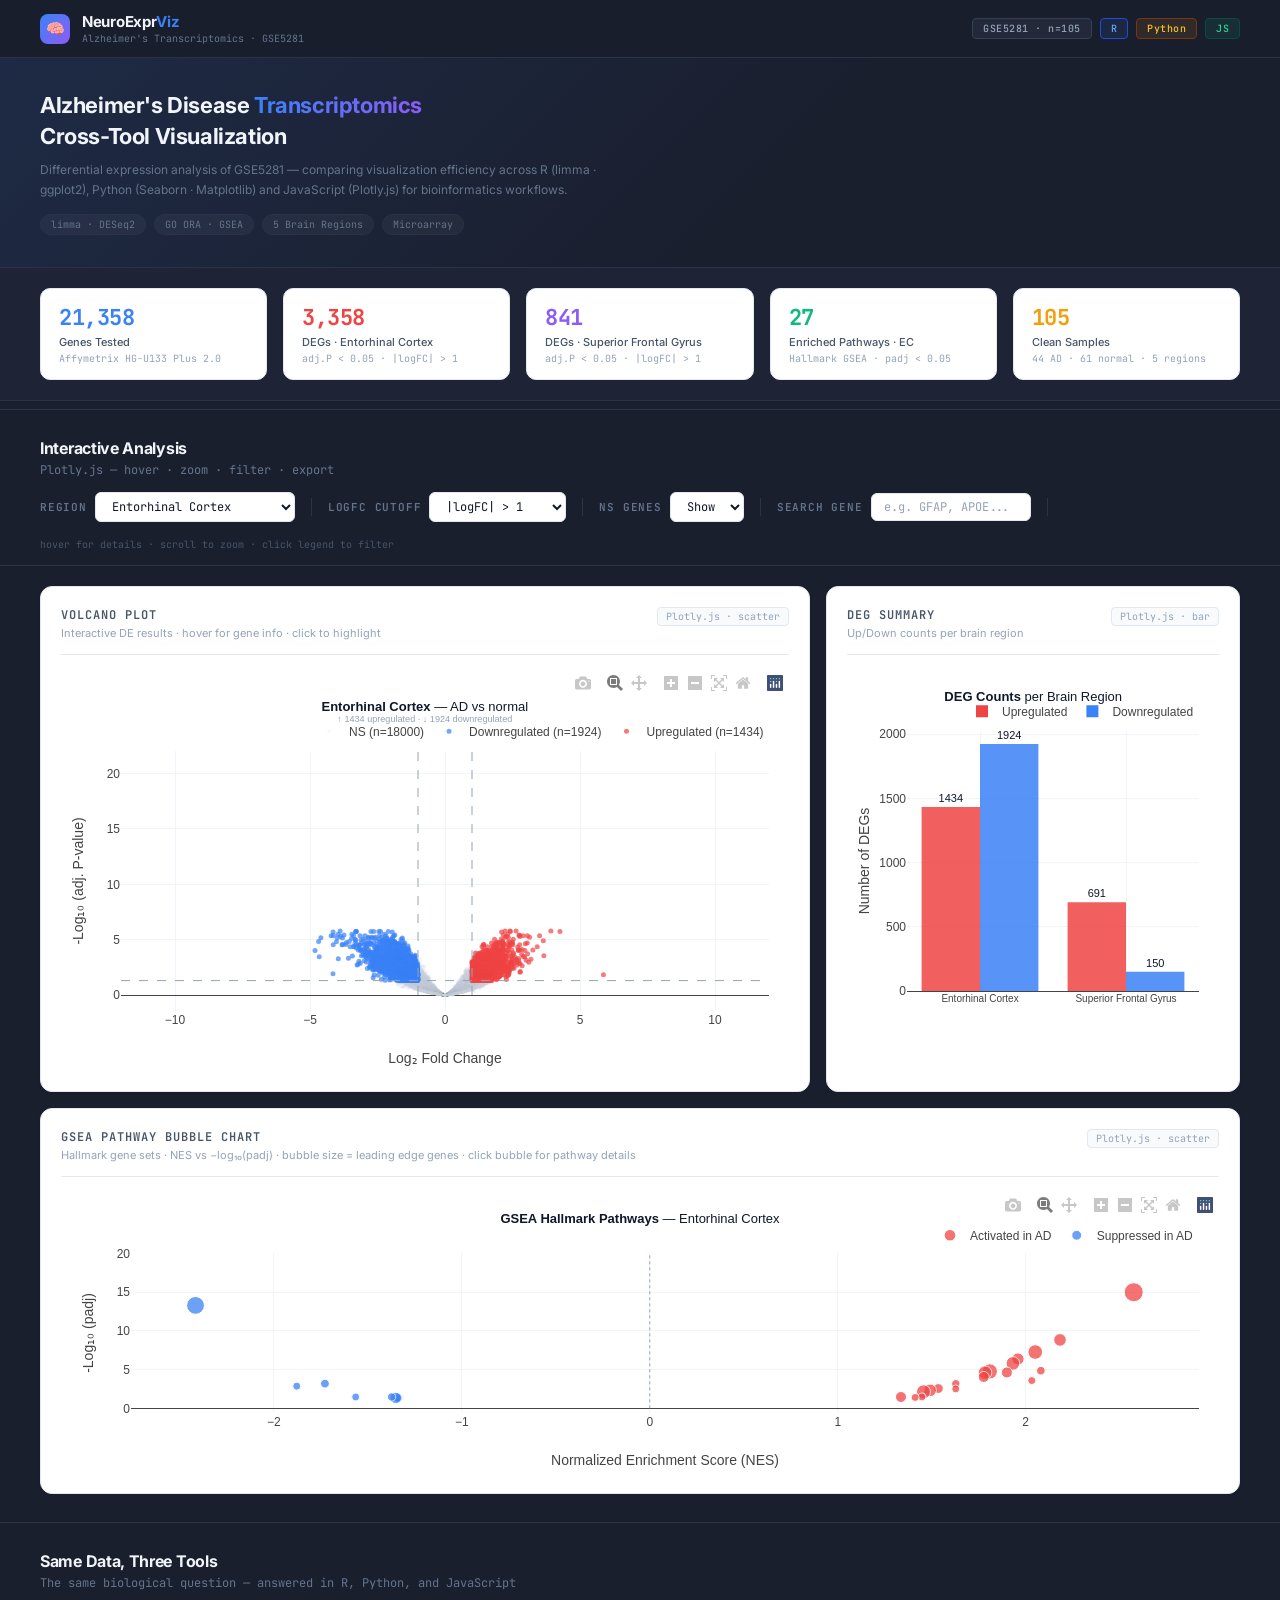
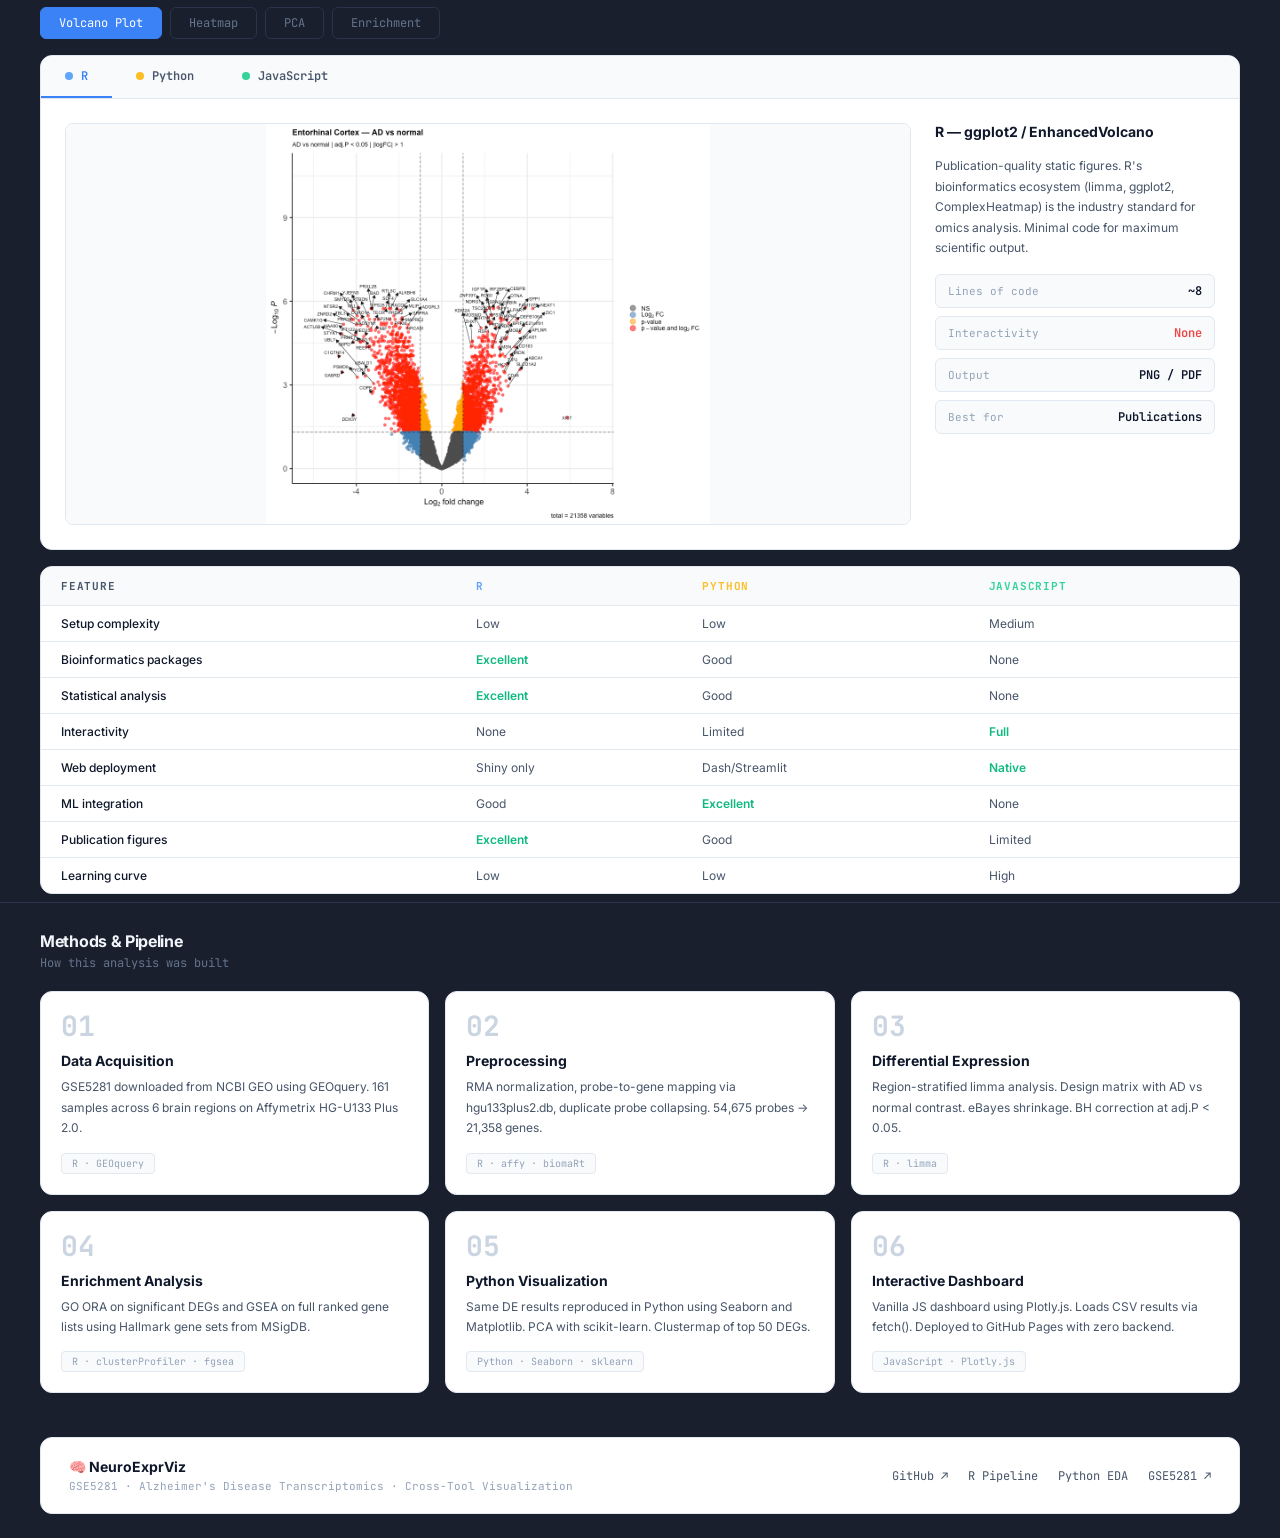
<file: index.html>
<!DOCTYPE html>
<html>
<head>
  <meta charset="UTF-8">
  <meta http-equiv="refresh" content="0; url=dashboard/index.html">
  <title>NeuroExprViz</title>
</head>
<body>
  <script>window.location.href = "dashboard/index.html";</script>
  <p>Redirecting to <a href="dashboard/index.html">dashboard</a>...</p>
</body>
</html>
</file>
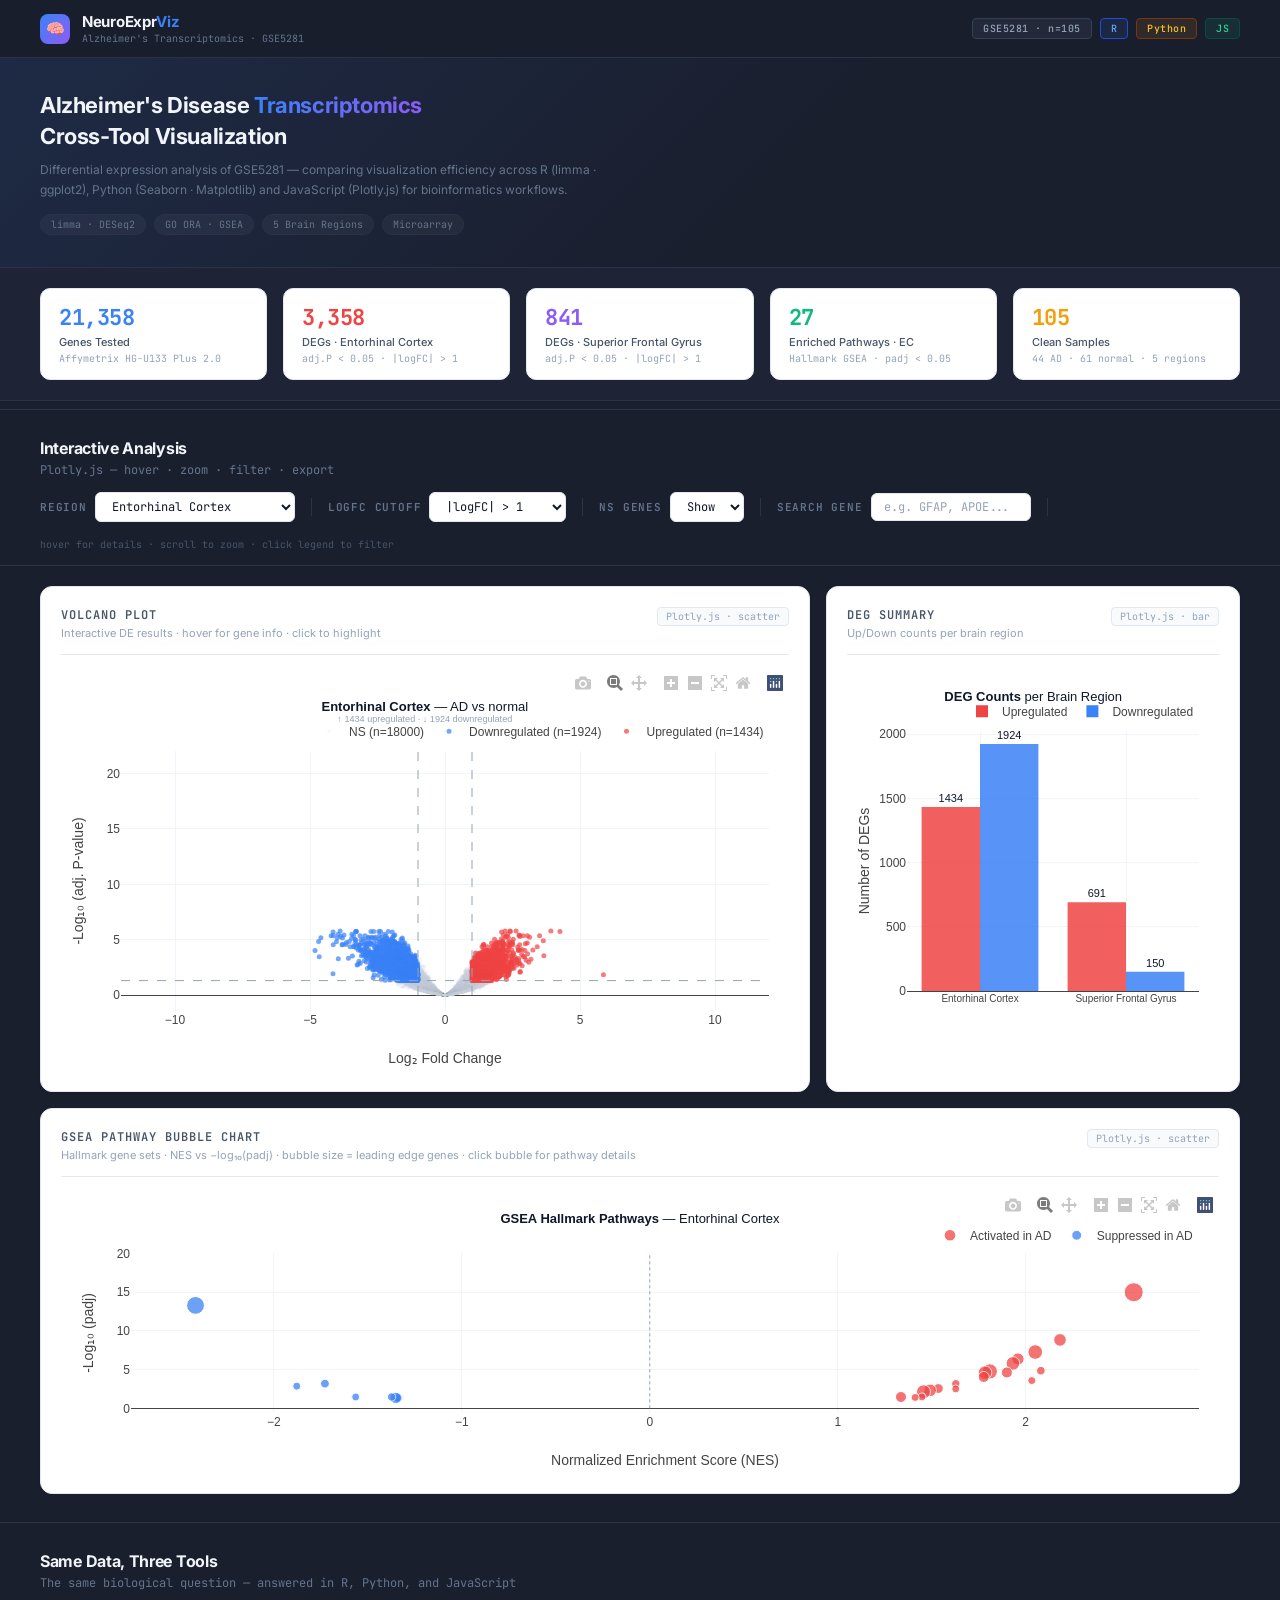
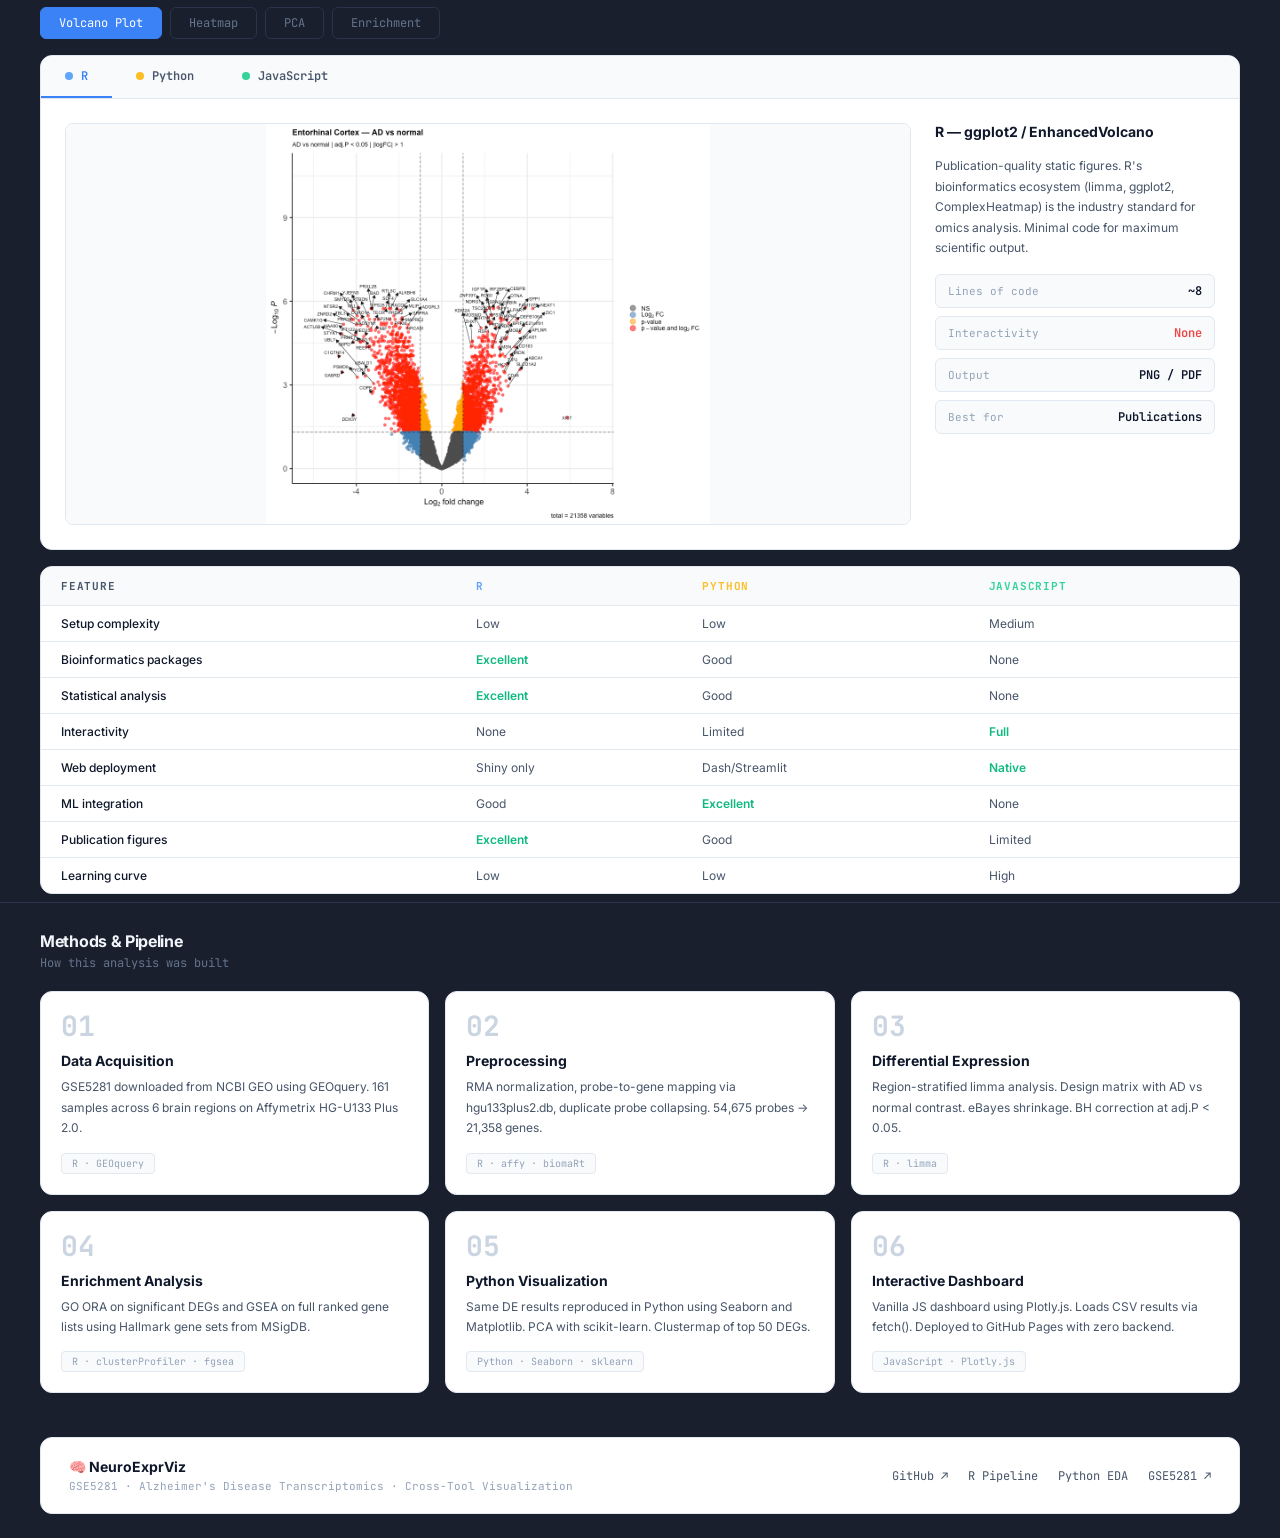
<file: dashboard/index.html>
<!DOCTYPE html>
<html lang="en">
<head>
  <meta charset="UTF-8" />
  <meta name="viewport" content="width=device-width, initial-scale=1.0" />
  <title>NeuroExprViz — Alzheimer's Transcriptomics</title>
  <link rel="stylesheet" href="style.css" />
  <script src="https://cdn.plot.ly/plotly-2.27.0.min.js"></script>
</head>
<body>

  <!-- ── HEADER ──────────────────────────────────── -->
  <header>
    <div class="logo">
      <div class="logo-icon">🧠</div>
      <div>
        <div class="logo-text">NeuroExpr<span>Viz</span></div>
        <div class="logo-sub">Alzheimer's Transcriptomics · GSE5281</div>
      </div>
    </div>
    <div class="header-right">
      <span class="tag tag-ds">GSE5281 · n=105</span>
      <span class="tag tag-r">R</span>
      <span class="tag tag-py">Python</span>
      <span class="tag tag-js">JS</span>
    </div>
  </header>

  <!-- ── HERO ────────────────────────────────────── -->
  <div class="hero">
    <div class="hero-left">
      <h2>Alzheimer's Disease <span>Transcriptomics</span><br>Cross-Tool Visualization</h2>
      <p>
        Differential expression analysis of GSE5281 — comparing visualization
        efficiency across R (limma · ggplot2), Python (Seaborn · Matplotlib)
        and JavaScript (Plotly.js) for bioinformatics workflows.
      </p>
      <div class="hero-tags">
        <span class="hero-tag">limma · DESeq2</span>
        <span class="hero-tag">GO ORA · GSEA</span>
        <span class="hero-tag">5 Brain Regions</span>
        <span class="hero-tag">Microarray</span>
      </div>
    </div>
  </div>

  <!-- ── STATS STRIP ──────────────────────────────── -->
  <div class="stats">
    <div class="stat">
      <div class="stat-val blue">21,358</div>
      <div class="stat-label">Genes Tested</div>
      <div class="stat-sub">Affymetrix HG-U133 Plus 2.0</div>
    </div>
    <div class="stat">
      <div class="stat-val red">3,358</div>
      <div class="stat-label">DEGs · Entorhinal Cortex</div>
      <div class="stat-sub">adj.P &lt; 0.05 · |logFC| &gt; 1</div>
    </div>
    <div class="stat">
      <div class="stat-val purple">841</div>
      <div class="stat-label">DEGs · Superior Frontal Gyrus</div>
      <div class="stat-sub">adj.P &lt; 0.05 · |logFC| &gt; 1</div>
    </div>
    <div class="stat">
      <div class="stat-val green">27</div>
      <div class="stat-label">Enriched Pathways · EC</div>
      <div class="stat-sub">Hallmark GSEA · padj &lt; 0.05</div>
    </div>
    <div class="stat">
      <div class="stat-val yellow">105</div>
      <div class="stat-label">Clean Samples</div>
      <div class="stat-sub">44 AD · 61 normal · 5 regions</div>
    </div>
  </div>

  <!-- ══════════════════════════════════════════════
       SECTION 1 — INTERACTIVE JS PLOTS
  ══════════════════════════════════════════════════ -->
  <div class="section-header">
    <div class="section-title">Interactive Analysis</div>
    <div class="section-desc">Plotly.js — hover · zoom · filter · export</div>
  </div>

  <!-- Controls -->
  <div class="controls">
    <div class="control-group">
      <span class="control-label">Region</span>
      <select id="region-select" onchange="updateDashboard()">
        <option value="EC" selected>Entorhinal Cortex</option>
        <option value="SFG">Superior Frontal Gyrus</option>
      </select>
    </div>
    <div class="divider"></div>
    <div class="control-group">
      <span class="control-label">logFC cutoff</span>
      <select id="fc-select" onchange="updateDashboard()">
        <option value="1">|logFC| &gt; 1</option>
        <option value="1.5">|logFC| &gt; 1.5</option>
        <option value="2">|logFC| &gt; 2</option>
      </select>
    </div>
    <div class="divider"></div>
    <div class="control-group">
      <span class="control-label">NS Genes</span>
      <select id="ns-select" onchange="updateDashboard()">
        <option value="show">Show</option>
        <option value="hide">Hide</option>
      </select>
    </div>
    <div class="divider"></div>
    <div class="control-group">
      <span class="control-label">Search Gene</span>
      <input id="gene-search" type="text" placeholder="e.g. GFAP, APOE..."
             onkeyup="searchGene()" />
    </div>
    <div class="divider"></div>
    <span class="control-info">hover for details · scroll to zoom · click legend to filter</span>
  </div>

  <!-- Interactive charts grid -->
  <div class="grid">
    <div class="card">
      <div class="card-header">
        <div>
          <div class="card-title">Volcano Plot</div>
          <div class="card-desc">Interactive DE results · hover for gene info · click to highlight</div>
        </div>
        <span class="card-tag">Plotly.js · scatter</span>
      </div>
      <div id="volcano-plot" class="chart-container"></div>
    </div>

    <div class="card">
      <div class="card-header">
        <div>
          <div class="card-title">DEG Summary</div>
          <div class="card-desc">Up/Down counts per brain region</div>
        </div>
        <span class="card-tag">Plotly.js · bar</span>
      </div>
      <div id="summary-plot" class="chart-container"></div>
    </div>

    <div class="card full">
      <div class="card-header">
        <div>
          <div class="card-title">GSEA Pathway Bubble Chart</div>
          <div class="card-desc">
            Hallmark gene sets · NES vs −log₁₀(padj) · bubble size = leading edge genes · click bubble for pathway details
          </div>
        </div>
        <span class="card-tag">Plotly.js · scatter</span>
      </div>
      <div id="gsea-plot" class="chart-container short"></div>
      <div id="pathway-panel" class="pathway-panel hidden">
        <div class="pathway-panel-header">
          <span id="pathway-name"></span>
          <button onclick="closePathwayPanel()">✕</button>
        </div>
        <div id="pathway-genes" class="pathway-genes"></div>
      </div>
    </div>
  </div>

  <!-- ══════════════════════════════════════════════
       SECTION 2 — TOOL COMPARISON
  ══════════════════════════════════════════════════ -->
  <div class="section-header">
    <div class="section-title">Same Data, Three Tools</div>
    <div class="section-desc">The same biological question — answered in R, Python, and JavaScript</div>
  </div>

  <div class="comparison-nav">
    <button class="comp-btn active" onclick="switchPlot('volcano')">Volcano Plot</button>
    <button class="comp-btn" onclick="switchPlot('heatmap')">Heatmap</button>
    <button class="comp-btn" onclick="switchPlot('pca')">PCA</button>
    <button class="comp-btn" onclick="switchPlot('enrichment')">Enrichment</button>
  </div>

  <div class="comparison-area">
    <div class="tool-tabs">
      <button class="tool-tab active" onclick="switchTool('r')">
        <span class="tool-dot r"></span> R
      </button>
      <button class="tool-tab" onclick="switchTool('python')">
        <span class="tool-dot py"></span> Python
      </button>
      <button class="tool-tab" onclick="switchTool('js')">
        <span class="tool-dot js"></span> JavaScript
      </button>
    </div>

    <!-- R tab -->
    <div id="tab-r" class="tool-content active">
      <div class="tool-split">
        <div class="tool-image-wrap">
          <img id="r-plot-img" src="../figures/r_output/11_volcano_EC.png" alt="R plot" />
        </div>
        <div class="tool-info">
          <div class="tool-info-title">R — ggplot2 / EnhancedVolcano</div>
          <div class="tool-info-desc">
            Publication-quality static figures. R's bioinformatics ecosystem
            (limma, ggplot2, ComplexHeatmap) is the industry standard for
            omics analysis. Minimal code for maximum scientific output.
          </div>
          <div class="tool-metrics">
            <div class="metric"><span class="metric-label">Lines of code</span><span class="metric-val">~8</span></div>
            <div class="metric"><span class="metric-label">Interactivity</span><span class="metric-val red-text">None</span></div>
            <div class="metric"><span class="metric-label">Output</span><span class="metric-val">PNG / PDF</span></div>
            <div class="metric"><span class="metric-label">Best for</span><span class="metric-val">Publications</span></div>
          </div>
        </div>
      </div>
    </div>

    <!-- Python tab -->
    <div id="tab-python" class="tool-content">
      <div class="tool-split">
        <div class="tool-image-wrap">
          <img id="py-plot-img" src="../figures/python_output/01_volcano_EC.png" alt="Python plot" />
        </div>
        <div class="tool-info">
          <div class="tool-info-title">Python — Matplotlib / Seaborn</div>
          <div class="tool-info-desc">
            More verbose than R for the same output but integrates seamlessly
            with ML pipelines (scikit-learn, pandas). Ideal when your
            analysis and visualization live in the same notebook.
          </div>
          <div class="tool-metrics">
            <div class="metric"><span class="metric-label">Lines of code</span><span class="metric-val">~35</span></div>
            <div class="metric"><span class="metric-label">Interactivity</span><span class="metric-val red-text">None</span></div>
            <div class="metric"><span class="metric-label">Output</span><span class="metric-val">PNG / SVG</span></div>
            <div class="metric"><span class="metric-label">Best for</span><span class="metric-val">ML Pipelines</span></div>
          </div>
        </div>
      </div>
    </div>

    <!-- JS tab -->
    <div id="tab-js" class="tool-content">
      <div class="tool-split">
        <div class="tool-image-wrap" id="js-plot-container">
          <div id="comparison-volcano" style="width:100%;height:400px;"></div>
        </div>
        <div class="tool-info">
          <div class="tool-info-title">JavaScript — Plotly.js</div>
          <div class="tool-info-desc">
            Full interactivity — hover, zoom, filter, export. The only tool
            that runs in a browser with no backend. Steeper learning curve
            but essential for sharing results with non-bioinformaticians
            and building web-based genomics tools.
          </div>
          <div class="tool-metrics">
            <div class="metric"><span class="metric-label">Lines of code</span><span class="metric-val">~80</span></div>
            <div class="metric"><span class="metric-label">Interactivity</span><span class="metric-val green-text">Full</span></div>
            <div class="metric"><span class="metric-label">Output</span><span class="metric-val">Web / PNG</span></div>
            <div class="metric"><span class="metric-label">Best for</span><span class="metric-val">Sharing / Web</span></div>
          </div>
        </div>
      </div>
    </div>
  </div>

  <!-- Comparison table -->
  <div class="comparison-table-wrap">
    <table class="comparison-table">
      <thead>
        <tr>
          <th>Feature</th>
          <th class="r-col">R</th>
          <th class="py-col">Python</th>
          <th class="js-col">JavaScript</th>
        </tr>
      </thead>
      <tbody>
        <tr><td>Setup complexity</td><td>Low</td><td>Low</td><td>Medium</td></tr>
        <tr><td>Bioinformatics packages</td><td class="best">Excellent</td><td>Good</td><td>None</td></tr>
        <tr><td>Statistical analysis</td><td class="best">Excellent</td><td>Good</td><td>None</td></tr>
        <tr><td>Interactivity</td><td>None</td><td>Limited</td><td class="best">Full</td></tr>
        <tr><td>Web deployment</td><td>Shiny only</td><td>Dash/Streamlit</td><td class="best">Native</td></tr>
        <tr><td>ML integration</td><td>Good</td><td class="best">Excellent</td><td>None</td></tr>
        <tr><td>Publication figures</td><td class="best">Excellent</td><td>Good</td><td>Limited</td></tr>
        <tr><td>Learning curve</td><td>Low</td><td>Low</td><td>High</td></tr>
      </tbody>
    </table>
  </div>

  <!-- ══════════════════════════════════════════════
       SECTION 3 — METHODS
  ══════════════════════════════════════════════════ -->
  <div class="section-header">
    <div class="section-title">Methods & Pipeline</div>
    <div class="section-desc">How this analysis was built</div>
  </div>

  <div class="methods-grid">
    <div class="method-card">
      <div class="method-step">01</div>
      <div class="method-title">Data Acquisition</div>
      <div class="method-desc">GSE5281 downloaded from NCBI GEO using GEOquery. 161 samples across 6 brain regions on Affymetrix HG-U133 Plus 2.0.</div>
      <div class="method-tag">R · GEOquery</div>
    </div>
    <div class="method-card">
      <div class="method-step">02</div>
      <div class="method-title">Preprocessing</div>
      <div class="method-desc">RMA normalization, probe-to-gene mapping via hgu133plus2.db, duplicate probe collapsing. 54,675 probes → 21,358 genes.</div>
      <div class="method-tag">R · affy · biomaRt</div>
    </div>
    <div class="method-card">
      <div class="method-step">03</div>
      <div class="method-title">Differential Expression</div>
      <div class="method-desc">Region-stratified limma analysis. Design matrix with AD vs normal contrast. eBayes shrinkage. BH correction at adj.P &lt; 0.05.</div>
      <div class="method-tag">R · limma</div>
    </div>
    <div class="method-card">
      <div class="method-step">04</div>
      <div class="method-title">Enrichment Analysis</div>
      <div class="method-desc">GO ORA on significant DEGs and GSEA on full ranked gene lists using Hallmark gene sets from MSigDB.</div>
      <div class="method-tag">R · clusterProfiler · fgsea</div>
    </div>
    <div class="method-card">
      <div class="method-step">05</div>
      <div class="method-title">Python Visualization</div>
      <div class="method-desc">Same DE results reproduced in Python using Seaborn and Matplotlib. PCA with scikit-learn. Clustermap of top 50 DEGs.</div>
      <div class="method-tag">Python · Seaborn · sklearn</div>
    </div>
    <div class="method-card">
      <div class="method-step">06</div>
      <div class="method-title">Interactive Dashboard</div>
      <div class="method-desc">Vanilla JS dashboard using Plotly.js. Loads CSV results via fetch(). Deployed to GitHub Pages with zero backend.</div>
      <div class="method-tag">JavaScript · Plotly.js</div>
    </div>
  </div>

  <!-- ── FOOTER ────────────────────────────────────── -->
  <footer>
    <div class="footer-left">
      <div class="footer-logo">🧠 NeuroExprViz</div>
      <div class="footer-sub">GSE5281 · Alzheimer's Disease Transcriptomics · Cross-Tool Visualization</div>
    </div>
    <div class="footer-links">
      <a href="https://github.com/mayankgandhi13/NeuroExprViz" target="_blank">GitHub ↗</a>
      <a href="https://github.com/mayankgandhi13/NeuroExprViz/tree/main/R">R Pipeline</a>
      <a href="https://github.com/mayankgandhi13/NeuroExprViz/tree/main/python">Python EDA</a>
      <a href="https://www.ncbi.nlm.nih.gov/geo/query/acc.cgi?acc=GSE5281" target="_blank">GSE5281 ↗</a>
    </div>
  </footer>

  <!-- Scripts -->
  <script src="volcano.js"></script>
  <script src="summary.js"></script>
  <script src="comparison.js"></script>

  <script>
    let currentPlot = 'volcano';
    let currentTool = 'r';

    function updateDashboard() {
      const region = document.getElementById('region-select').value;
      const fc     = parseFloat(document.getElementById('fc-select').value);
      const showNS = document.getElementById('ns-select').value === 'show';
      renderVolcano(region, fc, showNS);
      renderSummary();
      renderGSEA(region);
    }

    function searchGene() {
      const gene   = document.getElementById('gene-search').value.trim().toUpperCase();
      const region = document.getElementById('region-select').value;
      const fc     = parseFloat(document.getElementById('fc-select').value);
      const showNS = document.getElementById('ns-select').value === 'show';
      renderVolcano(region, fc, showNS, gene);
    }

    function closePathwayPanel() {
      document.getElementById('pathway-panel').classList.add('hidden');
    }

    function switchPlot(plot) {
      currentPlot = plot;
      document.querySelectorAll('.comp-btn').forEach(b => b.classList.remove('active'));
      event.target.classList.add('active');
      updateComparisonImages();
    }

    function switchTool(tool) {
      currentTool = tool;
      document.querySelectorAll('.tool-tab').forEach(t => t.classList.remove('active'));
      event.target.classList.add('active');
      document.querySelectorAll('.tool-content').forEach(c => c.classList.remove('active'));
      document.getElementById(`tab-${tool}`).classList.add('active');
      if (tool === 'js') renderComparisonPlot(currentPlot);
    }

    function updateComparisonImages() {
      const plotMap = {
        volcano:    { r: '11_volcano_EC.png',    py: '01_volcano_EC.png' },
        heatmap:    { r: '13_heatmap_top50.png', py: '07_clustermap.png' },
        pca:        { r: '14_pca_clean.png',     py: '06_pca.png' },
        enrichment: { r: '09_gsea_dot_EC.png',   py: '05_correlation_heatmap.png' }
      };
      const map = plotMap[currentPlot];
      document.getElementById('r-plot-img').src  = `../figures/r_output/${map.r}`;
      document.getElementById('py-plot-img').src = `../figures/python_output/${map.py}`;
      if (currentTool === 'js') renderComparisonPlot(currentPlot);
    }

    updateDashboard();
  </script>

</body>
</html>
</file>
<file: dashboard/style.css>
@import url('https://fonts.googleapis.com/css2?family=Inter:wght@300;400;500;600;700&family=JetBrains+Mono:wght@400;500&display=swap');

:root {
  --bg:            #1a1f2e;
  --bg-subtle:     #1e2436;
  --card:          #ffffff;
  --border:        #e2e8f0;
  --border-dark:   #2a3347;
  --accent:        #3b82f6;
  --up:            #ef4444;
  --down:          #3b82f6;
  --green:         #10b981;
  --yellow:        #f59e0b;
  --purple:        #8b5cf6;
  --text-primary:  #0f172a;
  --text-secondary:#475569;
  --text-dim:      #94a3b8;
  --mono:          'JetBrains Mono', monospace;
}

* { margin: 0; padding: 0; box-sizing: border-box; }

body {
  font-family: 'Inter', system-ui, sans-serif;
  background: var(--bg);
  color: var(--text-primary);
  min-height: 100vh;
}

/* ── HEADER ────────────────────────────────────── */
header {
  position: sticky;
  top: 0;
  z-index: 100;
  background: rgba(26,31,46,0.95);
  backdrop-filter: blur(12px);
  border-bottom: 1px solid var(--border-dark);
  padding: 0 40px;
  height: 58px;
  display: flex;
  align-items: center;
  justify-content: space-between;
}

.logo { display: flex; align-items: center; gap: 12px; }

.logo-icon {
  width: 30px; height: 30px;
  background: linear-gradient(135deg, #3b82f6, #8b5cf6);
  border-radius: 8px;
  display: flex; align-items: center; justify-content: center;
  font-size: 15px;
}

.logo-text { font-size: 15px; font-weight: 700; color: #f1f5f9; letter-spacing: -0.3px; }
.logo-text span { color: #3b82f6; }
.logo-sub { font-size: 10px; color: #64748b; font-family: var(--mono); margin-top: 1px; }

.header-right { display: flex; align-items: center; gap: 8px; }

.tag {
  font-family: var(--mono); font-size: 10px; font-weight: 500;
  padding: 3px 10px; border-radius: 4px; border: 1px solid; letter-spacing: 0.5px;
}
.tag-r  { color: #60a5fa; border-color: #1d4ed8; background: rgba(59,130,246,0.1); }
.tag-py { color: #fbbf24; border-color: #78350f; background: rgba(245,158,11,0.1); }
.tag-js { color: #34d399; border-color: #064e3b; background: rgba(16,185,129,0.1); }
.tag-ds { color: #94a3b8; border-color: #334155; background: rgba(148,163,184,0.08); }

/* ── HERO ──────────────────────────────────────── */
.hero {
  background: linear-gradient(135deg, #1e2a45 0%, #1a1f2e 60%);
  border-bottom: 1px solid var(--border-dark);
  padding: 32px 40px;
}

.hero h2 { font-size: 22px; font-weight: 700; color: #f1f5f9; letter-spacing: -0.4px; line-height: 1.4; }
.hero h2 span {
  background: linear-gradient(90deg, #3b82f6, #8b5cf6);
  -webkit-background-clip: text; -webkit-text-fill-color: transparent;
}
.hero p { font-size: 12px; color: #64748b; margin-top: 8px; max-width: 600px; line-height: 1.7; }

.hero-tags { display: flex; gap: 8px; margin-top: 14px; flex-wrap: wrap; }
.hero-tag {
  font-size: 10px; font-family: var(--mono);
  padding: 3px 10px; border-radius: 20px;
  border: 1px solid var(--border-dark); color: #64748b;
  background: rgba(255,255,255,0.04);
}

/* ── STATS ─────────────────────────────────────── */
.stats {
  display: flex; gap: 16px;
  padding: 20px 40px;
  background: var(--bg-subtle);
  border-bottom: 1px solid var(--border-dark);
}

.stat {
  background: var(--card); border: 1px solid var(--border);
  border-radius: 10px; padding: 14px 18px; flex: 1;
  transition: box-shadow 0.2s, transform 0.2s;
}
.stat:hover { box-shadow: 0 4px 20px rgba(0,0,0,0.15); transform: translateY(-1px); }

.stat-val { font-size: 22px; font-weight: 700; font-family: var(--mono); letter-spacing: -0.5px; }
.stat-val.blue   { color: var(--accent); }
.stat-val.red    { color: var(--up); }
.stat-val.green  { color: var(--green); }
.stat-val.purple { color: var(--purple); }
.stat-val.yellow { color: var(--yellow); }
.stat-label { font-size: 11px; color: var(--text-secondary); margin-top: 3px; font-weight: 500; }
.stat-sub   { font-size: 10px; color: var(--text-dim); font-family: var(--mono); margin-top: 3px; }

/* ── SECTION HEADERS ───────────────────────────── */
.section-header {
  padding: 28px 40px 0;
  border-top: 1px solid var(--border-dark);
  margin-top: 8px;
}
.section-title { font-size: 16px; font-weight: 700; color: #f1f5f9; letter-spacing: -0.3px; }
.section-desc  { font-size: 12px; color: #64748b; margin-top: 4px; font-family: var(--mono); }

/* ── CONTROLS ──────────────────────────────────── */
.controls {
  padding: 14px 40px;
  border-bottom: 1px solid var(--border-dark);
  display: flex; gap: 16px; align-items: center;
  background: var(--bg); flex-wrap: wrap;
}

.control-group { display: flex; align-items: center; gap: 8px; }

.control-label {
  font-size: 11px; color: #64748b; font-weight: 600;
  text-transform: uppercase; letter-spacing: 0.8px; font-family: var(--mono);
}

select, input[type="text"] {
  background: var(--card); border: 1px solid var(--border);
  color: var(--text-primary); padding: 5px 12px; border-radius: 6px;
  font-size: 12px; font-family: var(--mono); outline: none;
  transition: border-color 0.2s, box-shadow 0.2s;
}

select { cursor: pointer; }

select:hover, input[type="text"]:hover,
select:focus, input[type="text"]:focus {
  border-color: var(--accent);
  box-shadow: 0 0 0 3px rgba(59,130,246,0.1);
}

input[type="text"] { width: 160px; }
input[type="text"]::placeholder { color: var(--text-dim); }

.divider { width: 1px; height: 18px; background: var(--border-dark); }
.control-info { font-size: 10px; color: #475569; font-family: var(--mono); }

/* ── GRID ──────────────────────────────────────── */
.grid {
  display: grid; grid-template-columns: 1.3fr 0.7fr;
  gap: 16px; padding: 20px 40px;
  max-width: 1600px; margin: 0 auto;
}

/* ── CARDS ─────────────────────────────────────── */
.card {
  background: var(--card); border: 1px solid var(--border);
  border-radius: 12px; padding: 20px;
  box-shadow: 0 1px 3px rgba(0,0,0,0.08);
  transition: box-shadow 0.2s;
}
.card:hover { box-shadow: 0 4px 24px rgba(0,0,0,0.12); }
.card.full  { grid-column: 1 / -1; }

.card-header {
  display: flex; justify-content: space-between; align-items: flex-start;
  margin-bottom: 16px; padding-bottom: 14px; border-bottom: 1px solid var(--border);
}
.card-title { font-size: 12px; font-weight: 600; color: var(--text-secondary); text-transform: uppercase; letter-spacing: 1px; font-family: var(--mono); }
.card-desc  { font-size: 11px; color: var(--text-dim); margin-top: 3px; }
.card-tag   { font-size: 10px; font-family: var(--mono); padding: 2px 8px; border-radius: 4px; border: 1px solid var(--border); color: var(--text-dim); background: #f8fafc; white-space: nowrap; }

.chart-container { width: 100%; height: 400px; }
.chart-container.short { height: 280px; }

/* ── PATHWAY PANEL ─────────────────────────────── */
.pathway-panel {
  margin-top: 16px; padding: 16px;
  background: #f8fafc; border: 1px solid var(--border);
  border-radius: 8px;
}
.pathway-panel.hidden { display: none; }
.pathway-panel-header {
  display: flex; justify-content: space-between; align-items: center;
  margin-bottom: 10px; font-weight: 600; font-size: 13px;
}
.pathway-panel-header button {
  background: none; border: none; cursor: pointer;
  color: var(--text-secondary); font-size: 14px;
}
.pathway-genes {
  font-family: var(--mono); font-size: 11px;
  color: var(--text-secondary); line-height: 1.8;
  max-height: 120px; overflow-y: auto;
}

/* ── COMPARISON SECTION ────────────────────────── */
.comparison-nav {
  display: flex; gap: 8px;
  padding: 16px 40px 0;
}

.comp-btn {
  padding: 7px 18px; border-radius: 6px;
  border: 1px solid var(--border-dark);
  background: transparent; color: #64748b;
  font-size: 12px; font-family: var(--mono);
  cursor: pointer; transition: all 0.2s;
}
.comp-btn:hover  { border-color: var(--accent); color: var(--accent); }
.comp-btn.active { background: var(--accent); border-color: var(--accent); color: #fff; }

.comparison-area {
  margin: 16px 40px 0;
  background: var(--card); border: 1px solid var(--border);
  border-radius: 12px; overflow: hidden;
}

.tool-tabs {
  display: flex; border-bottom: 1px solid var(--border);
  background: #f8fafc;
}

.tool-tab {
  padding: 12px 24px; border: none;
  background: transparent; cursor: pointer;
  font-size: 12px; font-weight: 600; font-family: var(--mono);
  color: var(--text-secondary);
  border-bottom: 2px solid transparent;
  display: flex; align-items: center; gap: 8px;
  transition: all 0.2s;
}
.tool-tab:hover  { color: var(--text-primary); }
.tool-tab.active { color: var(--accent); border-bottom-color: var(--accent); }

.tool-dot {
  width: 8px; height: 8px; border-radius: 50%;
}
.tool-dot.r  { background: #60a5fa; }
.tool-dot.py { background: #fbbf24; }
.tool-dot.js { background: #34d399; }

.tool-content { display: none; padding: 24px; }
.tool-content.active { display: block; }

.tool-split { display: grid; grid-template-columns: 1fr 280px; gap: 24px; align-items: start; }

.tool-image-wrap {
  background: #f8fafc; border: 1px solid var(--border);
  border-radius: 8px; overflow: hidden;
  display: flex; align-items: center; justify-content: center;
  min-height: 400px;
}
.tool-image-wrap img { width: 100%; height: auto; display: block; }

.tool-info { display: flex; flex-direction: column; gap: 16px; }
.tool-info-title { font-size: 14px; font-weight: 700; color: var(--text-primary); }
.tool-info-desc  { font-size: 12px; color: var(--text-secondary); line-height: 1.7; }

.tool-metrics { display: flex; flex-direction: column; gap: 8px; }
.metric {
  display: flex; justify-content: space-between; align-items: center;
  padding: 8px 12px; background: #f8fafc;
  border: 1px solid var(--border); border-radius: 6px;
}
.metric-label { font-size: 11px; color: var(--text-dim); font-family: var(--mono); }
.metric-val   { font-size: 12px; font-weight: 600; color: var(--text-primary); font-family: var(--mono); }
.red-text   { color: var(--up) !important; }
.green-text { color: var(--green) !important; }

/* ── COMPARISON TABLE ──────────────────────────── */
.comparison-table-wrap {
  margin: 16px 40px 0;
  background: var(--card); border: 1px solid var(--border);
  border-radius: 12px; overflow: hidden;
}

.comparison-table {
  width: 100%; border-collapse: collapse;
  font-size: 12px;
}

.comparison-table thead {
  background: #f8fafc;
  border-bottom: 1px solid var(--border);
}

.comparison-table th {
  padding: 12px 20px; text-align: left;
  font-size: 11px; font-weight: 700;
  color: var(--text-secondary);
  font-family: var(--mono); text-transform: uppercase; letter-spacing: 0.8px;
}

.comparison-table th.r-col  { color: #60a5fa; }
.comparison-table th.py-col { color: #fbbf24; }
.comparison-table th.js-col { color: #34d399; }

.comparison-table td {
  padding: 10px 20px;
  border-bottom: 1px solid var(--border);
  color: var(--text-secondary);
}

.comparison-table tr:last-child td { border-bottom: none; }
.comparison-table tr:hover td { background: #f8fafc; }
.comparison-table td:first-child { font-weight: 500; color: var(--text-primary); }
.comparison-table td.best { color: var(--green); font-weight: 600; }

/* ── METHODS ───────────────────────────────────── */
.methods-grid {
  display: grid; grid-template-columns: repeat(3, 1fr);
  gap: 16px; padding: 20px 40px;
}

.method-card {
  background: var(--card); border: 1px solid var(--border);
  border-radius: 12px; padding: 20px;
  transition: box-shadow 0.2s, transform 0.2s;
}
.method-card:hover { box-shadow: 0 4px 20px rgba(0,0,0,0.1); transform: translateY(-2px); }

.method-step {
  font-size: 28px; font-weight: 700; font-family: var(--mono);
  color: #e2e8f0; line-height: 1; margin-bottom: 12px;
}
.method-title { font-size: 14px; font-weight: 700; color: var(--text-primary); margin-bottom: 8px; }
.method-desc  { font-size: 12px; color: var(--text-secondary); line-height: 1.7; margin-bottom: 12px; }
.method-tag   { font-size: 10px; font-family: var(--mono); padding: 3px 10px; border-radius: 4px; border: 1px solid var(--border); color: var(--text-dim); background: #f8fafc; display: inline-block; }

/* ── FOOTER ────────────────────────────────────── */
footer {
  margin: 24px 40px;
  padding: 20px 28px;
  background: var(--card); border: 1px solid var(--border);
  border-radius: 12px;
  display: flex; justify-content: space-between; align-items: center;
}

.footer-logo { font-size: 14px; font-weight: 700; color: var(--text-primary); margin-bottom: 4px; }
.footer-sub  { font-size: 11px; color: var(--text-dim); font-family: var(--mono); }

.footer-links { display: flex; gap: 20px; }
.footer-links a {
  font-size: 12px; font-family: var(--mono);
  color: var(--text-secondary); text-decoration: none;
  transition: color 0.2s;
}
.footer-links a:hover { color: var(--accent); }

/* ── IMAGE FIX — contain within card ──────────── */
.tool-image-wrap img {
  width: 100%;
  height: 400px;
  object-fit: contain;
  background: #f8fafc;
}

/* ── METHOD STEP COLOR FIX ─────────────────────── */
/* Numbers were white on white cards — fix to light grey */
.method-step {
  color: #cbd5e1;
}
</file>
